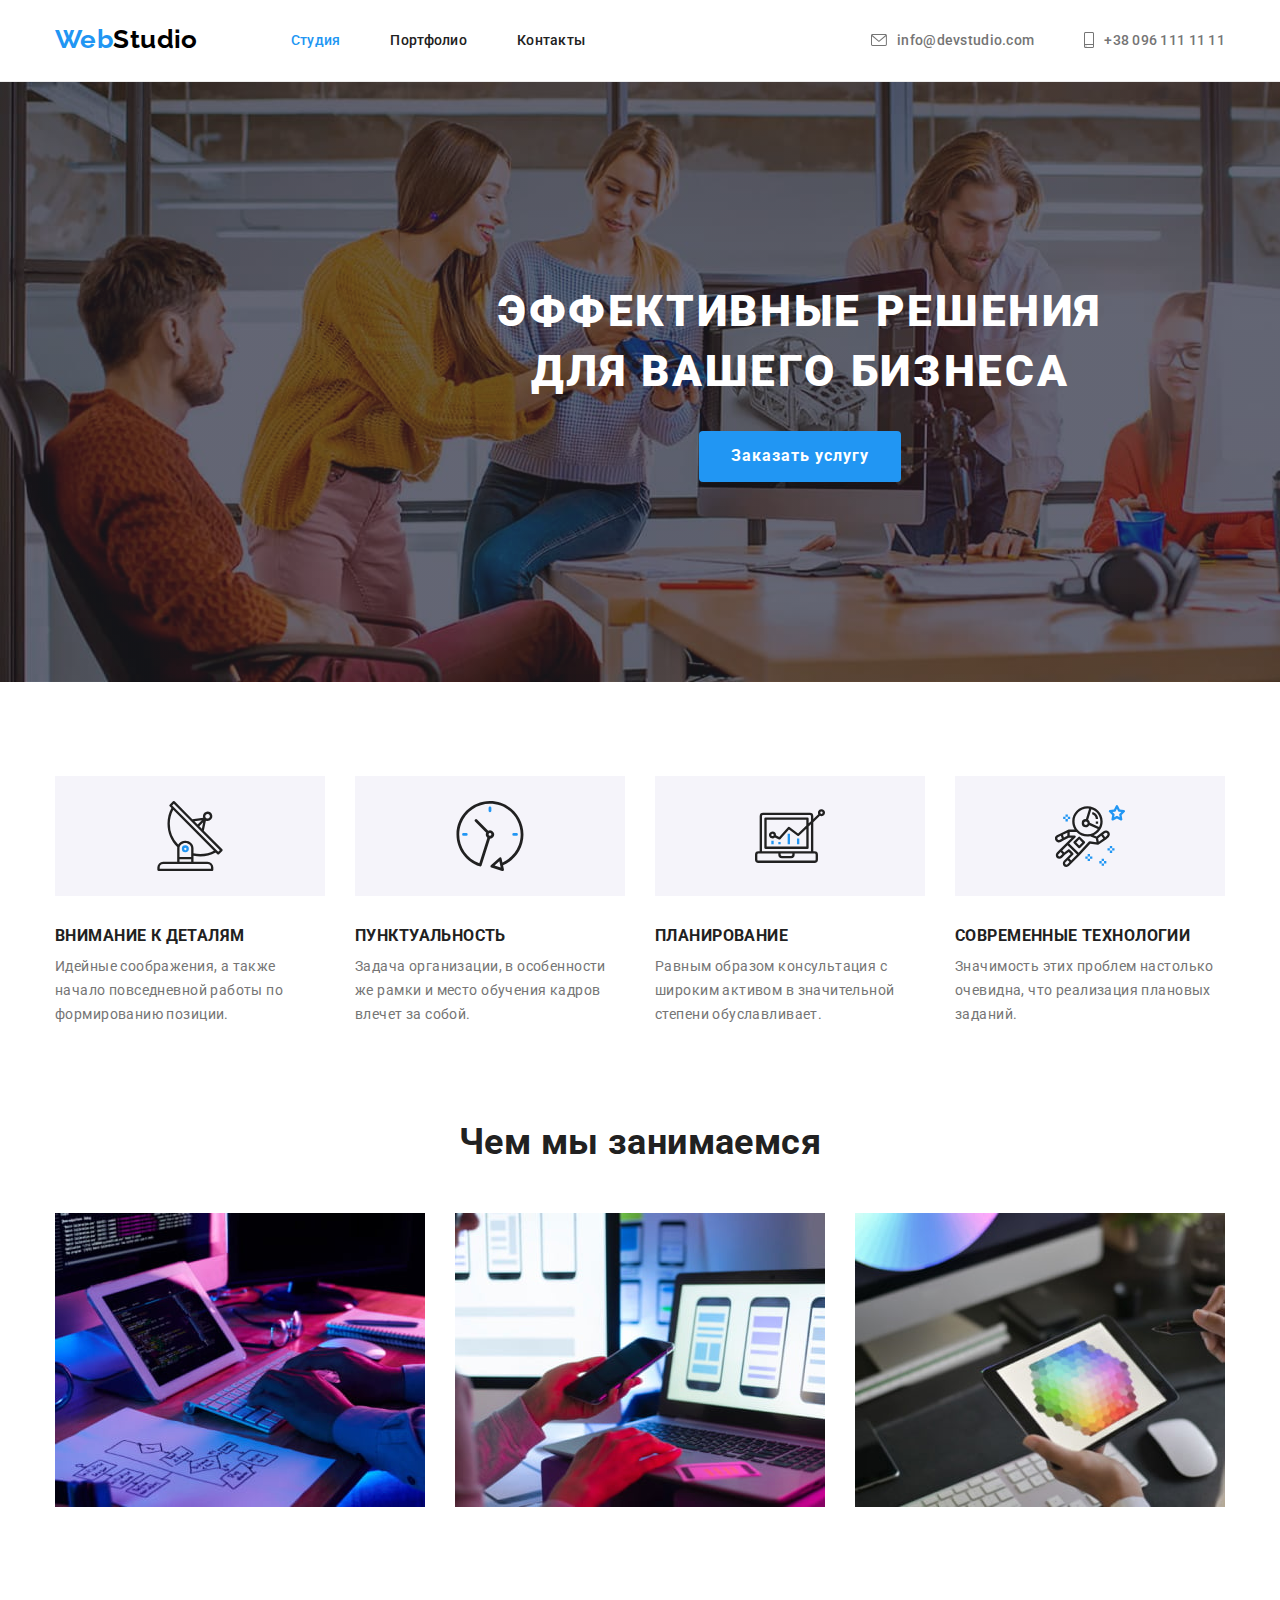
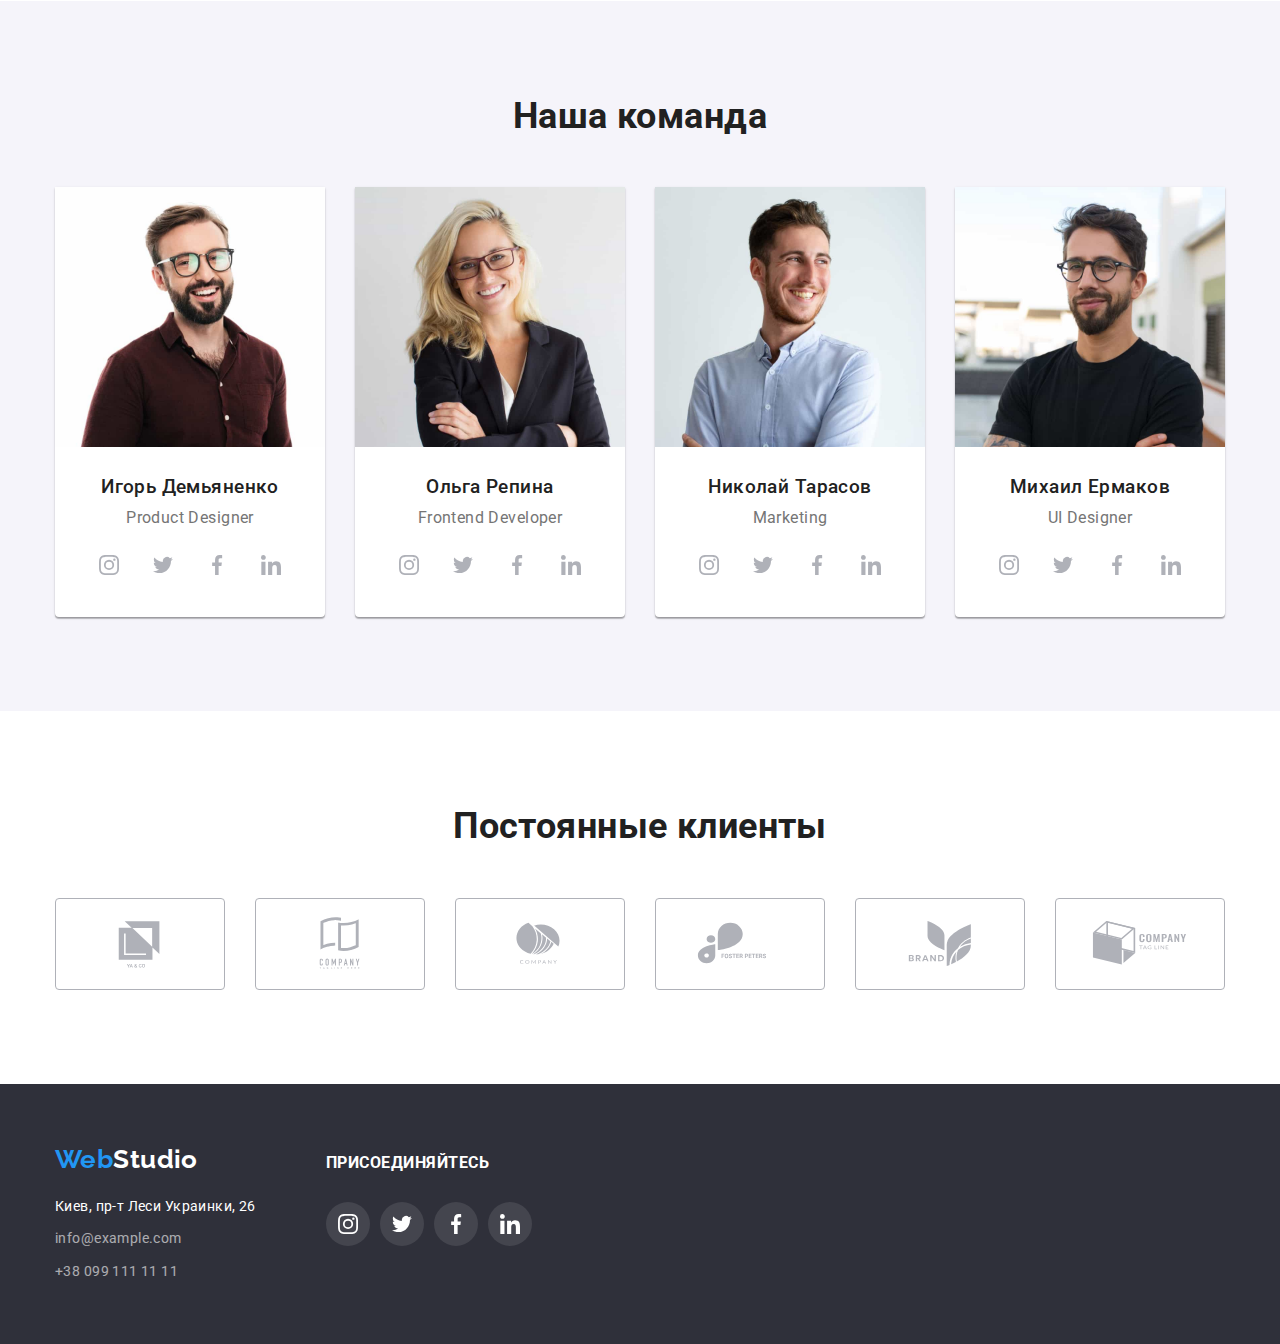
<file: index.html>
<!DOCTYPE html>
<html lang="ru">
<head>
    <meta charset="UTF-8">
    <meta http-equiv="X-UA-Compatible" content="IE=edge">
    <meta name="viewport" content="width=device-width, initial-scale=1.0">
    <title>WebStudio</title>
    <link rel="preconnect" href="https://fonts.googleapis.com">
    <link rel="preconnect" href="https://fonts.gstatic.com" crossorigin>
    <link href="https://fonts.googleapis.com/css2?family=Raleway:wght@700&family=Roboto:wght@400;500;700;900&display=swap" rel="stylesheet">
    <link rel="stylesheet" href="https://cdnjs.cloudflare.com/ajax/libs/modern-normalize/1.1.0/modern-normalize.min.css">
    <link rel="stylesheet" href="css/styles.css">
</head>
<body>
<!-- header -->
    <header class="border-line">
        <!-- logo -->
    <div class="container main-nav">
        <a class="link-logo link item-logo" href="/index.html"><span class="logo-color">Web</span>Studio</a>
       <!-- navigation to other pages -->
       <nav>
           <ul class="site-nav list nav">
                <li class="item"><a class="nav-link link current" href="./index.html">Студия</a></li>
                <li class="item"><a class="nav-link link" href="./portfolio.html">Портфолио</a></li>
                <li class="item"><a class="nav-link link" href="">Контакты</a></li>
          </ul>
       </nav>
        <!-- contacts -->
       <ul class="contact-nav list nav">
           <li class="item"><a class="contact-item link" href="mailto:info@devstudio.com">
                <svg class="icon-contact" width="16" height="12">
                    <use href="./images/icons.svg#icon-envelope"></use>
                </svg>
            info@devstudio.com</a>
            </li>
           <li class="item"><a class="contact-item link" href="tel:+380961111111">
                <svg class="icon-contact" width="10" height="16">
                    <use href="./images/icons.svg#icon-smartphone"></use>
                </svg>
            +38 096 111 11 11</a>
            </li>
       </ul>
    </div>
    </header>
<!-- main -->
    <main>
        <section class="hero">
            <!-- Hero -->
        <div class="container">
            <h1>Эффективные решения <br>
                для вашего бизнеса</h1>
            <button type="button" class="button primary">Заказать услугу</button>
        </div>
        </section>

        <!-- particularities -->
        <section class= "particularities section">
        <div class="container">
            <h2 class="section-title visually-hidden">Наши особенности</h2>
            <ul class="list">
                <li class="particularities-item">
                    <div class="icon-button">
                    <svg width="70px", height="70px">
                     <use href="./images/icons.svg#icon-antenna"></use></svg>
                    </div>
                    <h3 class="item-title">Внимание к деталям</h3>
                    <p class="item-text">Идейные соображения, а также начало повседневной работы по формированию позиции.</p>
                </li>
                <li class="particularities-item">
                    <div class="icon-button">
                        <svg width="70px", height="70px">
                            <use href="./images/icons.svg#icon-clock"></use>
                        </svg>
                    </div>
                    <h3 class="item-title">Пунктуальность</h3>
                    <p class="item-text">Задача организации, в особенности же рамки и место обучения кадров влечет за собой.</p>
                </li>
                <li class="particularities-item">
                    <div class="icon-button">
                        <svg width="70px", height="70px">
                            <use href="./images/icons.svg#icon-diagram"></use>
                        </svg>
                    </div>
                    <h3 class="item-title">Планирование</h3>
                    <p class="item-text">Равным образом консультация с широким активом в значительной степени обуславливает.</p>
                </li>
                <li class="particularities-item">
                    <div class="icon-button">
                        <svg width="70px", height="70px">
                            <use href="./images/icons.svg#icon-astronaut"></use>
                        </svg>
                    </div>
                    <h3 class="item-title">Современные технологии</h3>
                    <p class="item-text">Значимость этих проблем настолько очевидна, что реализация плановых заданий.</p>
                </li>
            </ul>
        </div>
        </section>   
         <!-- what we do (production) --> 
        <section class="production section">
        <div class="container">
            <h2 class="section-title">Чем мы занимаемся</h2>
            <ul class="list">
                <li class="item"><img src="images/box1-sq.jpg" alt="схема алгоритма и руки на клавиатуре" title="Разработка" width="370" height="294" class="production-photo"></li>
                <li class="item"><img src="images/box2-sq.jpg" alt="мобильный телефон и экран ноутбука" title="Верстка" width="370" height="294" class="production-photo"></li>
                <li class="item"><img src="images/box3-sq.jpg" alt="планшет с цветовой палитрой" width="370" title="Дизайн" height="294" class="production-photo"></li>
            </ul>
        </div>
        </section>

        <!-- our team 🤓 -->
        <section class="team section">
        <div class="container">
            <h2 class="section-title">Наша команда</h2>
            <ul class="list">
                <li class="team-card">
                    <img src="images/img-1-sq.jpg" alt="Игорь Демьяненко" width="270" height="260" class="team-photo">
                    <div class="team-text">
                    <h3 class="team-name">Игорь Демьяненко</h3>
                    <p class="team-position" lang="en">Product Designer</p>
                    <ul class="media list">
                        <li class="button-media">
                            <a href="" class="link link-media">
                                <svg width="20px" , height="20px" , fill="currentColor">
                                    <use href="./images/icons.svg#icon-instagram"></use>
                                </svg>
                            </a>
                        </li>
                        <li class="button-media">
                            <a href="" class="link link-media">
                                <svg width="20px" , height="20px" , fill="currentColor">
                                    <use href="./images/icons.svg#icon-twitter"></use>
                                </svg>
                            </a>
                        </li>
                        <li class="button-media">
                            <a href="" class="link link-media">
                                <svg width="20px" , height="20px" , fill="currentColor">
                                    <use href="./images/icons.svg#icon-facebook"></use>
                                </svg>
                            </a>
                        </li>
                        <li class="button-media">
                            <a href="" class="link link-media">
                                <svg width="20px" , height="20px" , fill="currentColor">
                                    <use href="./images/icons.svg#icon-linkedin"></use>
                                </svg>
                            </a>
                        </li>
                    </ul>
                    </div>
                </li>
                <li class="team-card">
                    <img src="images/img-2-sq.jpg" alt="Ольга Репина" width="270" height="260" class="team-photo">
                    <div class="team-text">
                        <h3 class="team-name">Ольга Репина</h3>
                        <p class="team-position" lang="en">Frontend Developer</p>
                        <ul class="media list">
                            <li class="button-media">
                                <a href="" class="link link-media">
                                    <svg width="20px" , height="20px" , fill="currentColor">
                                        <use href="./images/icons.svg#icon-instagram"></use>
                                    </svg>
                                </a>
                            </li>
                            <li class="button-media">
                                <a href="" class="link link-media">
                                    <svg width="20px" , height="20px" , fill="currentColor">
                                        <use href="./images/icons.svg#icon-twitter"></use>
                                    </svg>
                                </a>
                            </li>
                            <li class="button-media">
                                <a href="" class="link link-media">
                                    <svg width="20px" , height="20px" , fill="currentColor">
                                        <use href="./images/icons.svg#icon-facebook"></use>
                                    </svg>
                                </a>
                            </li>
                            <li class="button-media">
                                <a href="" class="link link-media">
                                    <svg width="20px" , height="20px" , fill="currentColor">
                                        <use href="./images/icons.svg#icon-linkedin"></use>
                                    </svg>
                                </a>
                            </li>
                        </ul>
                    </div>
                </li>
                <li class="team-card">
                    <img src="images/img-3-sq.jpg" alt="Николай Тарасов" width="270" height="260" class="team-photo">
                    <div class="team-text">
                        <h3 class="team-name">Николай Тарасов</h3>
                        <p class="team-position" lang="en">Marketing</p>
                        <ul class="media list">
                            <li class="button-media">
                                <a href="" class="link link-media">
                                    <svg width="20px" , height="20px" , fill="currentColor">
                                        <use href="./images/icons.svg#icon-instagram"></use>
                                    </svg>
                                </a>
                            </li>
                            <li class="button-media">
                                <a href="" class="link link-media">
                                    <svg width="20px" , height="20px" , fill="currentColor">
                                        <use href="./images/icons.svg#icon-twitter"></use>
                                    </svg>
                                </a>
                            </li>
                            <li class="button-media">
                                <a href="" class="link link-media">
                                    <svg width="20px" , height="20px" , fill="currentColor">
                                        <use href="./images/icons.svg#icon-facebook"></use>
                                    </svg>
                                </a>
                            </li>
                            <li class="button-media">
                                <a href="" class="link link-media">
                                    <svg width="20px" , height="20px" , fill="currentColor">
                                        <use href="./images/icons.svg#icon-linkedin"></use>
                                    </svg>
                                </a>
                            </li>
                        </ul>
                    </div>
                </li>
                <li class="team-card">
                    <img src="images/img-4-sq.jpg" alt="Игорь Демьяненко" width="270" height="260" class="team-photo">
                    <div class="team-text">
                        <h3 class="team-name">Михаил Ермаков</h3>
                        <p class="team-position" lang="en">UI Designer</p>
                        <ul class="media list">
                            <li class="button-media">
                                <a href="" class="link link-media">
                                    <svg width="20px" , height="20px" , fill="currentColor">
                                        <use href="./images/icons.svg#icon-instagram"></use>
                                    </svg>
                                </a>
                            </li>
                            <li class="button-media">
                                <a href="" class="link link-media">
                                    <svg width="20px" , height="20px" , fill="currentColor">
                                        <use href="./images/icons.svg#icon-twitter"></use>
                                    </svg>
                                </a>
                            </li>
                            <li class="button-media">
                                <a href="" class="link link-media">
                                    <svg width="20px" , height="20px" , fill="currentColor">
                                        <use href="./images/icons.svg#icon-facebook"></use>
                                    </svg>
                                </a>
                            </li>
                            <li class="button-media">
                                <a href="" class="link link-media">
                                    <svg width="20px" , height="20px" , fill="currentColor">
                                        <use href="./images/icons.svg#icon-linkedin"></use>
                                    </svg>
                                </a>
                            </li>
                        </ul>
                    </div>
                </li>
            </ul>
        </div>
        </section>

        <!-- clients -->

        <section class="clients section">
        <div class="container">
            <h2 class="section-title">Постоянные клиенты</h2>
                <ul class="list clients-box">
                    <li class="client-button">
                        <a href="" class="link link-client"> 
                        <svg width="106px", height="60px", fill="currentColor">
                            <use href="./images/icons.svg#icon-logo-1"></use>
                        </svg>
                        </a>
                    </li>
                    <li class="client-button">
                        <a href="" class="link link-client"> 
                            <svg width="106px", height="60px", fill="currentColor">
                                <use href="./images/icons.svg#icon-logo-2"></use>
                            </svg>
                        </a>
                    </li>
                    <li class="client-button">
                        <a href="" class="link link-client"> 
                            <svg width="106px", height="60px", fill="currentColor">
                                <use href="./images/icons.svg#icon-logo-3"></use>
                            </svg>
                        </a>
                    </li>
                    <li class="client-button">
                        <a href="" class="link link-client"> 
                            <svg width="106px", height="60px", fill="currentColor">
                                <use href="./images/icons.svg#icon-logo-4"></use>
                            </svg>
                        </a>
                    </li>
                    <li class="client-button">
                        <a href="" class="link link-client"> 
                            <svg width="106px", height="60px", fill="currentColor">
                            <use href="./images/icons.svg#icon-logo-5"></use>
                            </svg>
                        </a>
                    </li>
                    <li class="client-button">
                        <a href="" class="link link-client">
                            <svg width="106px", height="60px", fill="currentColor">
                                <use href="./images/icons.svg#icon-logo-6"></use>
                            </svg>
                        </a>
                    </li>
                </ul>
        </div>
        </section>
    </main>
<!-- footer -->
    <footer class="footer">
    <!-- logo -->
    <div class="container footer-flex">
        <div>
            <a class="link-logo logo-negative link" href="/index.html"><span class="logo-color">Web</span>Studio</a>
            <address class="address-negative">
                <ul class="contact-list list">
                    <li class="contact-item"><a class="link address-link" href="">Киев, пр-т Леси Украинки, 26</a></li>
                    <li class="contact-item"><a class="link contact-link" href="mailto:info@example.com">info@example.com</a></li>
                    <li class="contact-item"><a class="link contact-link no-padding" href="tel:+380991111111">+38 099 111 11 11</a></li>
                </ul>
            </address>
        </div>
        <div class="invite-block">
            <h3 class="invite">Присоединяйтесь</h3>
            <ul class="media list">
                <li class="button-media"> 
                    <a href="" class="link link-media">
                        <svg width="20px", height="20px", fill="currentColor">
                            <use href="./images/icons.svg#icon-instagram"></use>
                        </svg>   
                    </a>
                </li>
                <li class="button-media">
                    <a href="" class="link link-media">
                        <svg width="20px", height="20px", fill="currentColor">
                            <use href="./images/icons.svg#icon-twitter"></use>
                        </svg>
                    </a>
                </li>
                <li class="button-media">
                    <a href="" class="link link-media">
                        <svg width="20px", height="20px", fill="currentColor">
                            <use href="./images/icons.svg#icon-facebook"></use>
                        </svg>
                    </a>
                </li>
                <li class="button-media">
                    <a href="" class="link link-media">
                        <svg width="20px", height="20px", fill="currentColor">
                            <use href="./images/icons.svg#icon-linkedin"></use>
                        </svg>
                    </a>
                </li>
            </ul>
        </div>
    </div>

    </footer>

</body>
</html>
</file>
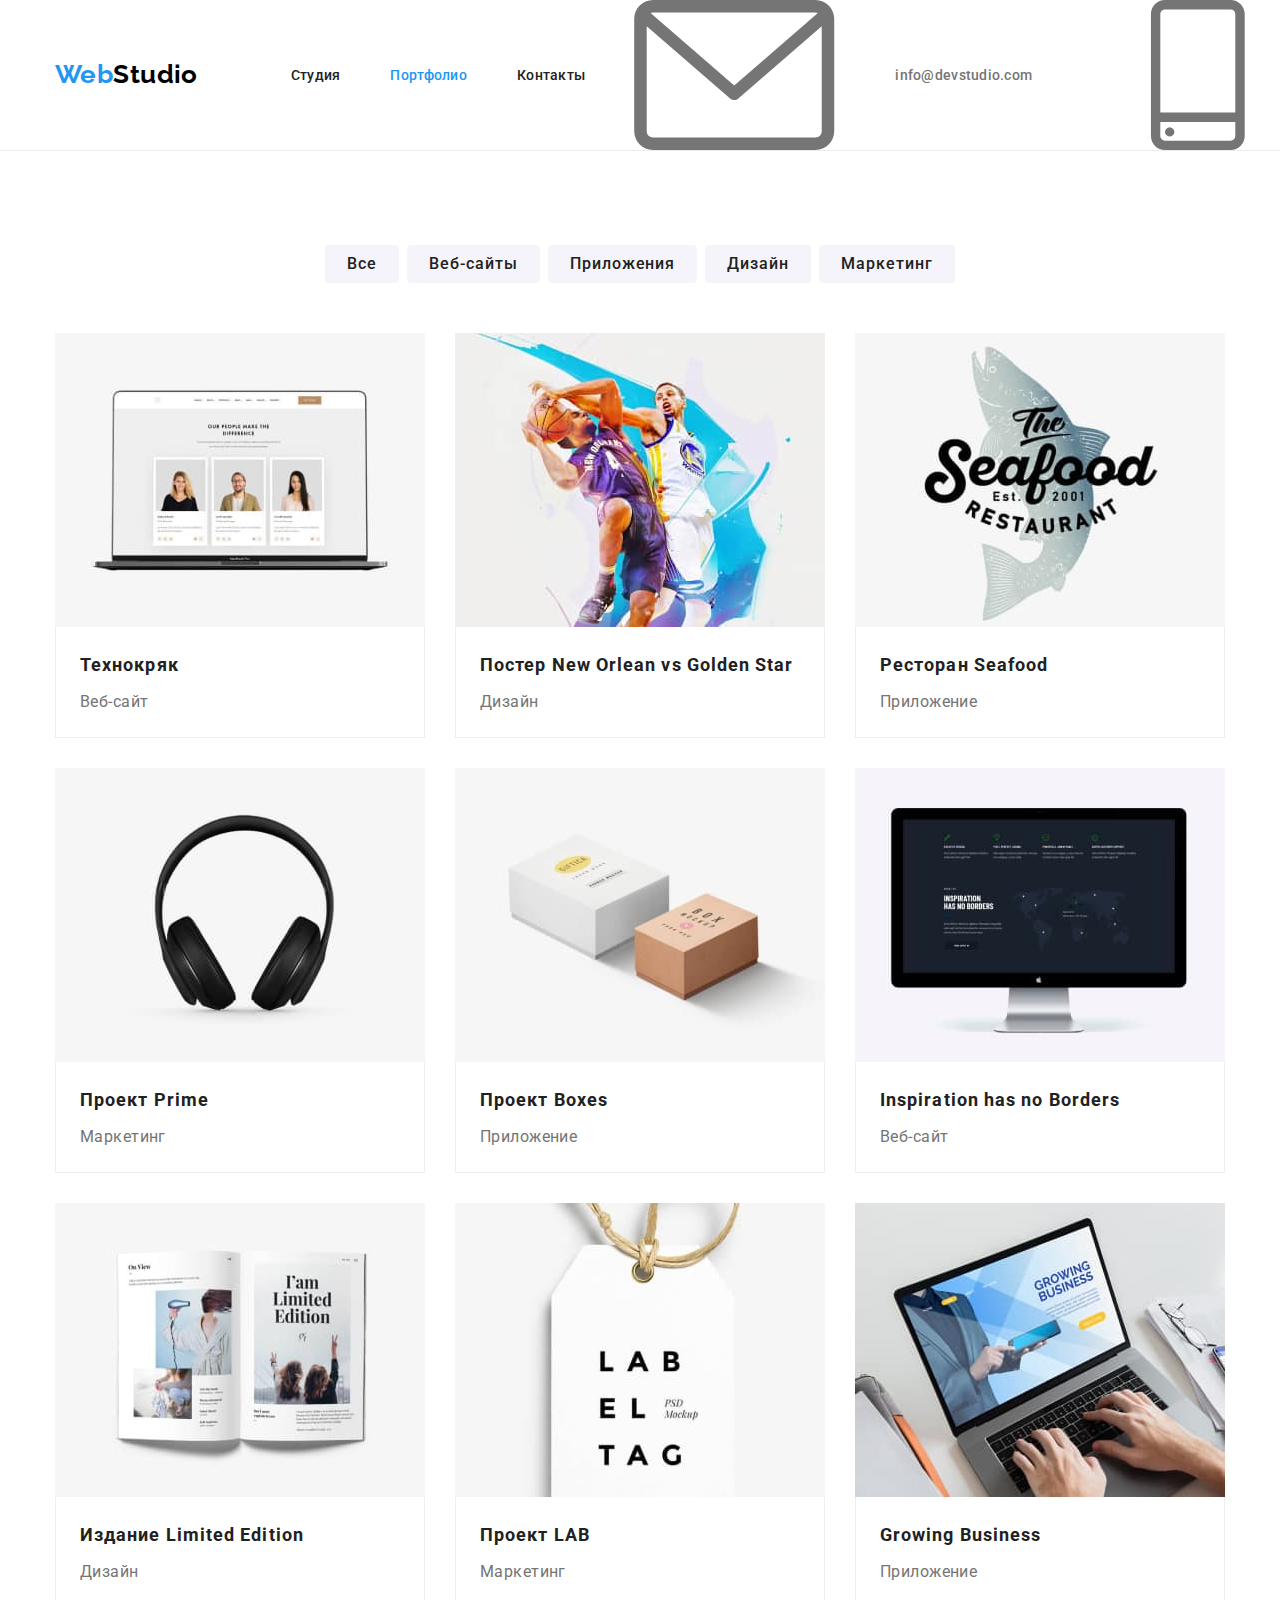
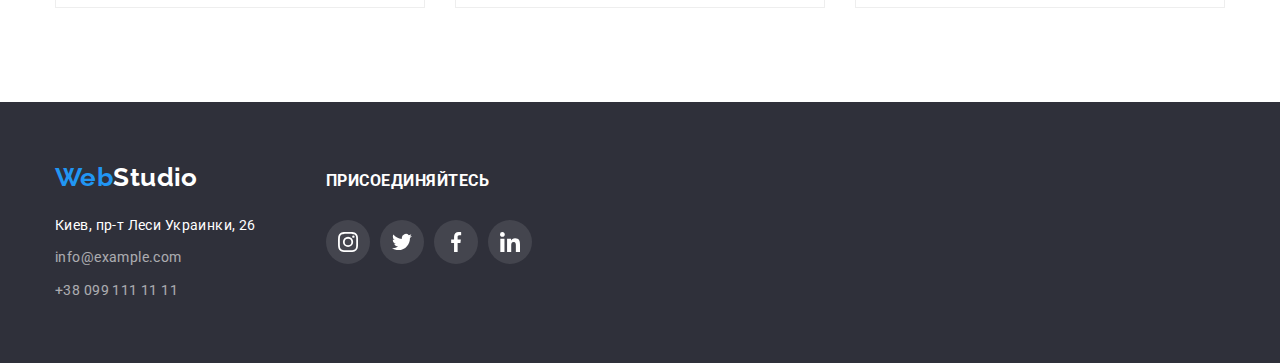
<file: portfolio.html>
<!DOCTYPE html>
<html lang="ru">

<head>
    <meta charset="UTF-8">
    <meta http-equiv="X-UA-Compatible" content="IE=edge">
    <meta name="viewport" content="width=device-width, initial-scale=1.0">
    <title>WebStudio</title>
    <link rel="preconnect" href="https://fonts.googleapis.com">
    <link rel="preconnect" href="https://fonts.gstatic.com" crossorigin>
    <link
        href="https://fonts.googleapis.com/css2?family=Raleway:wght@700&family=Roboto:wght@400;500;700;900&display=swap"
        rel="stylesheet">
    <link rel="stylesheet" href="https://cdnjs.cloudflare.com/ajax/libs/modern-normalize/1.1.0/modern-normalize.min.css">
    <link rel="stylesheet" href="css/styles.css">
</head>
<body>
    <!-- header -->
    <header class="border-line">
        <!-- logo -->
        <div class="container main-nav">
        <a class="link-logo link item-logo" href="/index.html"><span class="logo-color">Web</span>Studio</a>
        <!-- navigation to other pages -->
        <nav>
            <ul class="site-nav list nav">
                <li class="item"><a class="nav-link link "href="./index.html">Студия</a></li>
                <li class="item"><a class="nav-link link current "href="./portfolio.html">Портфолио</a></li>
                <li class="item"><a class="nav-link link "href="">Контакты</a></li>
            </ul>
        </nav>
        <!-- contacts -->
        <ul class="contact-nav list nav">
            <li class="item"><a class="contact-item link" href="mailto:info@devstudio.com">
                    <svg class="icon-contact">
                        <use href="./images/icons.svg#icon-envelope"></use>
                    </svg>
                    info@devstudio.com</a>
            </li>
            <li class="item"><a class="contact-item link" href="tel:+380961111111">
                    <svg class="icon-contact smartphone">
                        <use href="./images/icons.svg#icon-smartphone"></use>
                    </svg>
                    +38 096 111 11 11</a>
            </li>
        </ul>
        </div>
    </header>
<!-- main -->
<main> 
    <section class="examples section">
        <div class="container"> 
        <h1 class="title visually-hidden"> Examples of our projects</h1>
    <!-- Filter buttons  -->
        <ul class="filter list">
            <li class="item"><button type="button" class="button secondary">Все</button>
            </li>
            <li class="item"><button type="button" class="button secondary">Веб-сайты</button>
            </li>
            <li class="item"><button type="button" class="button secondary">Приложения</button>
            </li>
            <li class="item"><button type="button" class="button secondary">Дизайн</button>
            </li>
            <li class="item"><button type="button" class="button secondary">Маркетинг</button>
            </li>
        </ul>

    <!-- Cards of examples-->
    <ul class="expamples-cards list">
    <li class="example-card">
        <a class="link" href="">
            <img src="images/img-portfolio/img-1.jpg" alt="Экран ноутбука с изображением лиц" width="370" height="294" class="example-photo">
            <div class="example-description">
                <h2 class="example-name">Технокряк</h2>
                <p class="example-type">Веб-сайт</p>
            </div>
        </a>
    </li>
    <li class="example-card">
        <a  class="link" href="">
            <img src="images/img-portfolio/img-2.jpg" alt="Два баскетболиста с мячом" width="370" height="294" class="example-photo">
            <div class="example-description">
                <h2 class="example-name">Постер New Orlean vs Golden Star</h2>
                <p class="example-type">Дизайн</p>
            </div>
        </a>
    </li>
    <li class="example-card">
        <a class="link" href="">
            <img src="images/img-portfolio/img-3.jpg" alt="Логотип ресторана" width="370" height="294" class="example-photo">
            <div class="example-description">
                <h2 class="example-name">Ресторан Seafood</h2>
                <p class="example-type">Приложение</p>
            </div>
        </a>
    </li>
    <li class="example-card">
        <a class="link" href="">
            <img src="images/img-portfolio/img-4.jpg" alt="Большие наушники" width="370" height="294" class="example-photo">
            <div class="example-description">
                <h2 class="example-name">Проект Prime</h2>
                <p class="example-type">Маркетинг</p>
            </div>
        </a>
    </li>
    <li class="example-card">
        <a class="link" href="">
            <img src="images/img-portfolio/img-5.jpg" alt="Две коробки" width="370" height="294" class="example-photo">
            <div class="example-description">
                <h2 class="example-name">Проект Boxes</h2>
                <p class="example-type">Приложение</p>
            </div>
        </a>
    </li>
    <li class="example-card">
    <a class="link" href="">
            <img src="images/img-portfolio/img-6.jpg" alt="Черный сайт на черном аймаке" width="370" height="294" class="example-photo">
            <div class="example-description">
                <h2 class="example-name">Inspiration has no Borders</h2>
                <p class="example-type">Веб-сайт</p>
            </div>
    </a>
    </li>
    <li class="example-card">
        <a class="link" href="">
            <img src="images/img-portfolio/img-7.jpg" alt="Разворот женского журнала" width="370" height="294" class="example-photo">
            <div class="example-description">
                <h2 class="example-name">Издание Limited Edition</h2>
                <p class="example-type">Дизайн</p>
            </div>
        </a>
    </li>
    <li class="example-card">
        <a class="link" href="">
            <img src="images/img-portfolio/img-8.jpg" alt="Бирка с буквами" width="370" height="294" class="example-photo">
            <div class="example-description">
                <h2 class="example-name">Проект LAB</h2>
                <p class="example-type">Маркетинг</p>
            </div>
        </a>
    </li>
    <li class="example-card">
        <a class="link" href="">
            <img src="images/img-portfolio/img-9.jpg" alt="Руки на клавиатуре ноутбука" width="370" height="294" class="example-photo">
            <div class="example-description">
                <h2 class="example-name">Growing Business</h2>
                <p class="example-type">Приложение</p>
            </div>
        </a>
    </li>
    </ul>
    </div>
    </section>
</main>

<!-- footer -->
<footer class="footer">
    <!-- logo -->
    <div class="container footer-flex">
        <div>
            <a class="link-logo logo-negative link" href="/index.html"><span class="logo-color">Web</span>Studio</a>
            <address class="address-negative">
                <ul class="contact-list list">
                    <li class="contact-item"><a class="link address-link" href="">Киев, пр-т Леси Украинки, 26</a></li>
                    <li class="contact-item"><a class="link contact-link"
                            href="mailto:info@example.com">info@example.com</a></li>
                    <li class="contact-item"><a class="link contact-link no-padding" href="tel:+380991111111">+38 099
                            111 11 11</a></li>
                </ul>
            </address>
        </div>
        <div class="invite-block">
            <h3 class="invite">Присоединяйтесь</h3>
            <ul class="media list">
                <li class="button-media">
                    <a href="" class="link link-media">
                        <svg width="20px" , height="20px" , fill="currentColor">
                            <use href="./images/icons.svg#icon-instagram"></use>
                        </svg>
                    </a>
                </li>
                <li class="button-media">
                    <a href="" class="link link-media">
                        <svg width="20px" , height="20px" , fill="currentColor">
                            <use href="./images/icons.svg#icon-twitter"></use>
                        </svg>
                    </a>
                </li>
                <li class="button-media">
                    <a href="" class="link link-media">
                        <svg width="20px" , height="20px" , fill="currentColor">
                            <use href="./images/icons.svg#icon-facebook"></use>
                        </svg>
                    </a>
                </li>
                <li class="button-media">
                    <a href="" class="link link-media">
                        <svg width="20px" , height="20px" , fill="currentColor">
                            <use href="./images/icons.svg#icon-linkedin"></use>
                        </svg>
                    </a>
                </li>
            </ul>
        </div>
    </div>

</footer>
    
</body>
    
</html>
</file>
<file: css/styles.css>
:root {
  /* Palette */
  --brand-accent-color: #2196f3;
  --accent-color-hover: #188ce8;
  --brand-background: #2f303a;
  --second-background: #f5f4fa;
  /*    var(--second-background) is also for buttons */
  --title-text-color: #212121;
  --primary-text-color: #757575;
  --contrast-text-color: #ffffff;
  --border-line-color: #ececec;
  --borders-card-color: #eeeeee;
  --hero-shadow: #2f303a;
  --icons-gray: #afb1b8;
}

body {
  background-color: #ffffff;
  color: var(--title-text-color);

  font-family: "Roboto", sans-serif;
  font-weight: 400;
  font-size: 14px;
  line-height: 1.7;
  letter-spacing: 0.03em;
}

h1,
h2,
h3,
p {
  margin-top: 0px;
  margin-bottom: 0px;
}

.link {
  text-decoration: none;
  color: inherit;
}

.list {
  list-style: none;
  padding: 0;
  margin: 0;
}

.container {
  width: 1200px;
  padding: 0px 15px;
  /* outline: 2px solid tomato; */
  margin-left: auto;
  margin-right: auto;
}

.border-line {
  border-bottom: 1px solid var(--border-line-color);
}

.section {
  padding-top: 94px;
  padding-bottom: 94px;
}

.logo-color {
  color: var(--brand-accent-color);
}

.link-logo {
  font-family: "Raleway", sans-serif;
  font-weight: 700;
  font-size: 26px;
  line-height: 1.2;
  color: #000000;
}

.link-logo:visited {
  color: #000000;
}

/* Site navigation */
/* styles for flex  */

.nav {
  display: flex;
}

.main-nav {
  display: flex;
  align-items: center;
}

.main-nav .item-logo {
  margin-right: 93px;
  padding-top: 24px;
  padding-bottom: 25px;
}

.site-nav .item {
  /* .nav .item-contact */
  margin-right: 50px;
}

.site-nav .item:last-child {
  margin-right: 0px;
}

.contact-nav > .item + .item {
  margin-left: 50px;
}

.contact-nav {
  margin-left: auto;
}

.site-nav,
.contact-nav {
  font-weight: 500;
  line-height: 1.2;
  letter-spacing: 0.02em;
}

.nav-link {
  display: block;

  color: var(--title-text-color);
  padding-top: 32px;
  padding-bottom: 32px;
}

.nav-link:hover,
.nav-link:focus {
  color: var(--brand-accent-color);
}

.site-nav .nav-link.current {
  color: var(--brand-accent-color);
}

/* Menu Contacts */

.contact-item {
  display: flex;
  align-items: center;
  color: var(--primary-text-color);
}

.contact-item:hover,
.contact-item:focus {
  color: var(--brand-accent-color);
}

.icon-contact {
  margin-right: 10px;
  fill: currentColor;
}

/* ---- hero ---- */
.hero {
  width: 1600px;
  /* height: 600px; */
  margin: 0 auto;
  padding-top: 200px;
  padding-bottom: 200px;

  background-image: linear-gradient(
      to right,
      rgba(47, 48, 58, 0.4),
      rgba(47, 48, 58, 0.4)
    ),
    url(../images/img-hero.jpg);
  background-size: contain;
  background-repeat: no-repeat;
  background-position: center;

  align-content: middle;
  text-align: center;
}

.hero h1 {
  margin-bottom: 30px;

  color: var(--contrast-text-color);
  font-weight: 900;
  font-size: 44px;
  line-height: 1.36;
  letter-spacing: 0.06em;
  text-transform: uppercase;
}

.button {
  display: inline-block;
  border-radius: 4px;
  border: transparent;

  font-family: "Roboto", sans-serif;
  text-align: center;
  font-size: 16px;
  letter-spacing: 0.06em;

  cursor: pointer;
}

.button.primary {
  padding: 10px 32px;
  font-weight: 700;
  line-height: 1.88;

  background-color: var(--brand-accent-color);
  color: var(--contrast-text-color);
}

.button.primary:hover,
.button.primary:focus {
  background-color: var(--accent-color-hover);
}

/* Наши особенности */
.visually-hidden {
  position: absolute;
  white-space: nowrap;
  width: 1px;
  height: 1px;
  overflow: hidden;
  border: 0;
  padding: 0;
  clip: rect(0 0 0 0);
  clip-path: inset(50%);
  margin: -1px;
}

.particularities.section {
  padding-bottom: 0px;
}

.icon-button {
  display: flex;
  width: 270px;
  height: 120px;
  margin-bottom: 30px;
  background-color: var(--second-background);
  align-items: center;
  justify-content: center;
}

.item-title {
  font-weight: 700;
  line-height: 1.2;
  text-transform: uppercase;
  color: var(--title-text-color);

  margin-bottom: 10px;
}

.item-text {
  color: var(--primary-text-color);
  /* width: 270px; */
}

.particularities-item {
  width: 270px;
  margin-right: 30px;
}

.particularities-item:last-child {
  margin-right: 0px;
}

.particularities .list,
.production .list,
.team .list {
  display: flex;
}

/* What we do */
.section-title {
  margin-bottom: 50px;

  font-weight: 700;
  font-size: 36px;
  line-height: 1.17;
  color: var(--title-text-color);
  text-align: center;
}

.production-photo {
  display: block;
}

.production .item:not(:last-child) {
  margin-right: 30px;
}

/* Team */

.team {
  background-color: var(--second-background);
}

.team-card {
  width: 270px;

  background-color: var(--contrast-text-color);
  font-size: 16px;
  line-height: 1.17;
  text-align: center;

  box-shadow: 0px 1px 3px rgba(0, 0, 0, 0.12), 0px 1px 1px rgba(0, 0, 0, 0.14),
    0px 2px 1px rgba(0, 0, 0, 0.2);
  border-radius: 0px 0px 4px 4px;
}

.team-photo {
  display: block;
}

.team-name {
  margin-bottom: 10px;

  font-weight: 500;
  color: var(--title-text-color);
}

.team-position {
  margin-bottom: 16px;

  color: var(--primary-text-color);
}

.team-text {
  display: flex;
  flex-direction: column;
  padding-top: 30px;
  padding-bottom: 30px;
}

.team .team-card + .team-card {
  margin-left: 30px;
}

.team-text .link-media {
  background-color: var(--contrast-text-color);
  color: var(--icons-gray);
}

.team-text .link-media:focus,
.team-text .link-media:hover {
  background-color: var(--brand-accent-color);
  color: var(--contrast-text-color);
}

.link-media:hover,
.link-media:focus {
  background-color: var(--brand-accent-color);
  color: var(--contrast-text-color);
}

/* clients */

.clients-box {
  display: flex;
  justify-content: left;
}

.client-button {
  display: flex;
  margin-right: 30px;
}

.client-button:last-of-type {
  margin-right: 0px;
}

.link-client {
  display: flex;
  width: 170px;
  height: 92px;
  border: 1px solid var(--icons-gray);
  border-radius: 4px;

  color: var(--icons-gray);

  align-items: center;
  justify-content: center;
}

.icon-client {
  fill: currentColor;
}

.link-client:hover,
.link-client:focus {
  border: 1px solid var(--brand-accent-color);
  color: var(--brand-accent-color);
}

/* footer */

.footer {
  padding-top: 60px;
  padding-bottom: 60px;
  background-color: var(--brand-background);
  color: var(--contrast-text-color);
}

.logo-negative {
  display: block;
  margin-bottom: 20px;
  color: var(--contrast-text-color);
}

.logo-negative:visited {
  color: var(--contrast-text-color);
}

/* --- address --- */

.address-negative {
  display: inline-block;

  color: var(--contrast-text-color);
  font-style: normal;
  font-weight: 400;
}

/* --- list of contacts --- */

.contact-link {
  color: var(--contrast-text-color);
  opacity: 60%;
}

.address-link {
  color: var(--contrast-text-color);
}

.address-link:hover,
.address-link:focus,
.contact-link:hover,
.contact-link:focus {
  color: var(--brand-accent-color);
}

.contact-item:not(:last-child) {
  display: block;
  margin-bottom: 9px;
}

/* блок "присоединяйтесь" */
.footer-flex {
  display: flex;
  align-items: baseline;
}

.invite-block {
  margin-left: 70px;
}

.invite-block .media {
  margin-top: 30px;
}

.invite {
  text-transform: uppercase;
  font-weight: 700;
  line-height: 1.17;
  letter-spacing: 0.03em;
}

.media {
  display: flex;
  justify-content: center;
}

.button-media {
  display: flex;
  margin-right: 10px;
}

.button-media:last-of-type {
  margin-right: 0px;
}

.icon-media {
  fill: currentColor;
}

.link-media {
  display: flex;
  width: 44px;
  height: 44px;
  border-radius: 50%;
  background: rgba(255, 255, 255, 0.1);
  color: var(--contrast-text-color);
  align-items: center;
  justify-content: center;
}

.link-media:hover,
.link-media:focus {
  background-color: var(--brand-accent-color);
}

/* Styles for portfolio.html */

.filter {
  display: flex;
  justify-content: center;
  margin-bottom: 50px;
}

.filter .item + .item {
  margin-left: 8px;
}

.button.secondary {
  background-color: var(--second-background);
  color: var(--title-text-color);
  font-weight: 500;
  line-height: 1.63;
  padding: 6px 22px;
}

.button.secondary:hover,
.button.secondary:focus {
  background-color: var(--brand-accent-color);
  color: var(--contrast-text-color);
  box-shadow: 0px 3px 1px rgba(0, 0, 0, 0.1), 0px 1px 2px rgba(0, 0, 0, 0.08),
    0px 2px 2px rgba(0, 0, 0, 0.12);
}

/* ---- cards of examples ---- */

.example-photo {
  display: block;
}

.example-name {
  margin-bottom: 4px;

  font-size: 18px;
  font-weight: 700;
  line-height: 2;
  letter-spacing: 0.06em;
  color: var(--title-text-color);
}

.example-type {
  font-size: 16px;
  line-height: 1.88;
  color: var(--primary-text-color);
}

.example-description {
  padding: 20px 24px;
  border: 1px solid var(--borders-card-color);
  border-top: none;
}

.expamples-cards {
  display: flex;
  flex-wrap: wrap;
}

/* --- grid --- */

.example-card {
  margin-bottom: 30px;
  /* outline: 2px solid #000000; */
}

.example-card:hover,
.example-card:focus {
  box-shadow: 0px 1px 1px rgba(0, 0, 0, 0.12), 0px 4px 4px rgba(0, 0, 0, 0.06),
    1px 4px 6px rgba(0, 0, 0, 0.16);
}

.example-card:nth-last-child(-n + 3) {
  margin-bottom: 0px;
}

.example-card:nth-child(3n + 2) {
  margin-left: 30px;
  margin-right: 30px;
}
</file>
